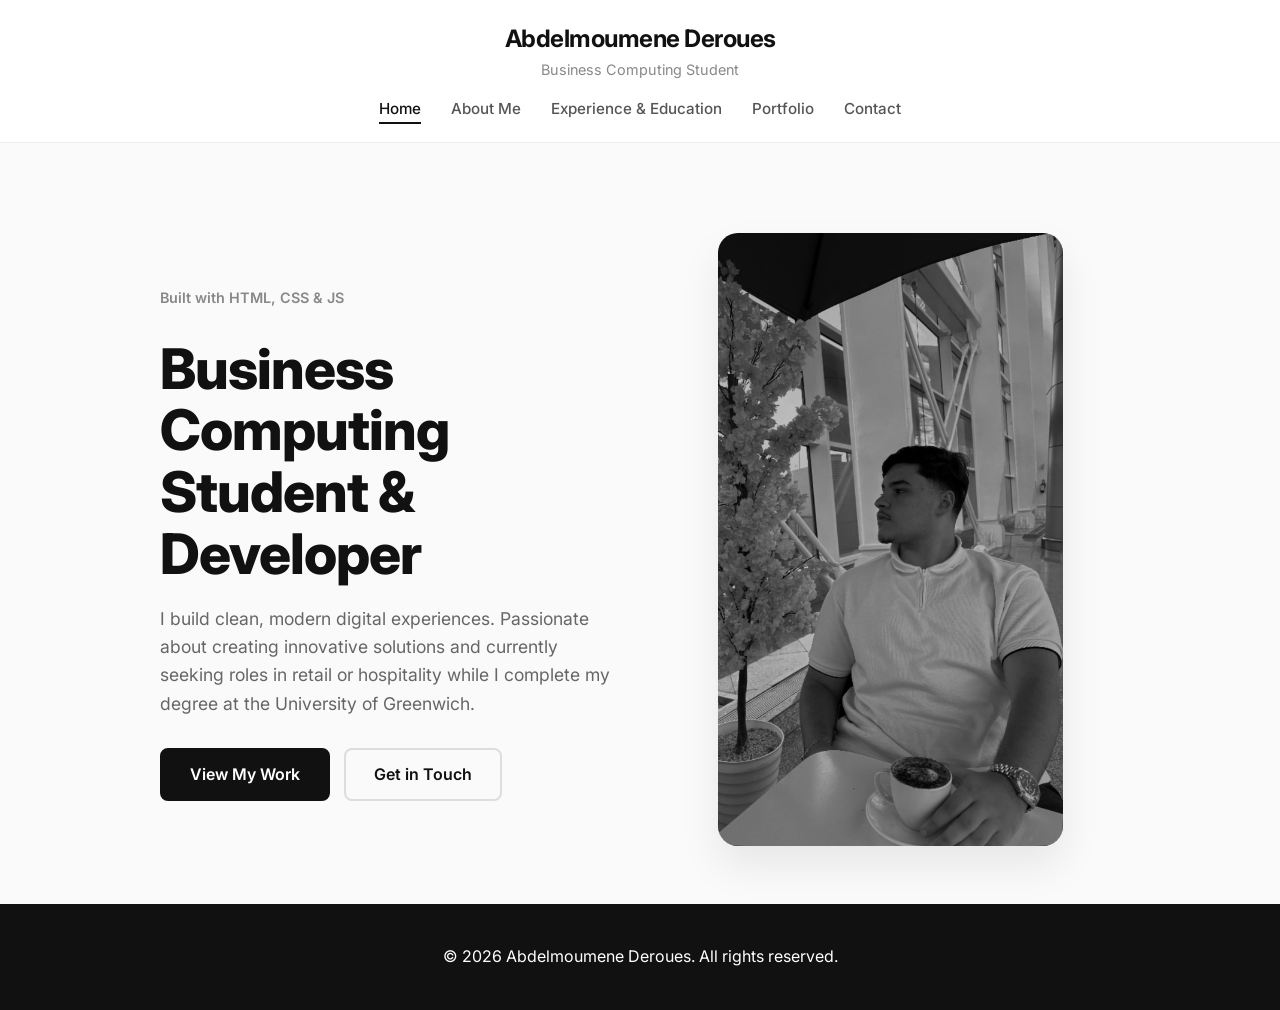
<file: index.html>
<!DOCTYPE html>
<html lang="en">
<head>
    <meta charset="UTF-8">
    <meta name="viewport" content="width=device-width, initial-scale=1.0">
    <title>Abdelmoumene Deroues | Portfolio</title>
    
    <link rel="stylesheet" href="css/style.css">
    
    <script src="js/script.js" defer></script>
</head>
<body>

    <header>
        <h1>Abdelmoumene Deroues</h1>
        <p>Business Computing Student</p>
        <nav>
            <ul>
                <li><a href="index.html" class="active">Home</a></li>
                <li><a href="about.html" >About Me</a></li>
                <li><a href="experience.html">Experience & Education</a></li>
                <li><a href="portfolio.html">Portfolio</a></li>
                <li><a href="contact.html">Contact</a></li>
            </ul>
        </nav>
    </header>

    <main>
        <section class="hero">
            <div class="hero-text">
                <p style="font-size: 0.9em; font-weight: 600; color: #888;"> Built with HTML, CSS & JS</p>
                <h2>Business Computing Student & Developer</h2>
                <p>I build clean, modern digital experiences. Passionate about creating innovative solutions and currently seeking roles in retail or hospitality while I complete my degree at the University of Greenwich.</p>
                
                <a href="portfolio.html" class="btn-primary">View My Work</a>
                <a href="contact.html" class="btn-secondary">Get in Touch</a>
            </div>
            
            <div class="hero-image">
                <img src="images/profile.jpg.jpeg" alt="Photo of Abdelmoumene">
            </div>
        </section>
    </main>
    <footer>
        <p>&copy; 2026 Abdelmoumene Deroues. All rights reserved.</p>
    </footer>

</body>
</html>
</file>
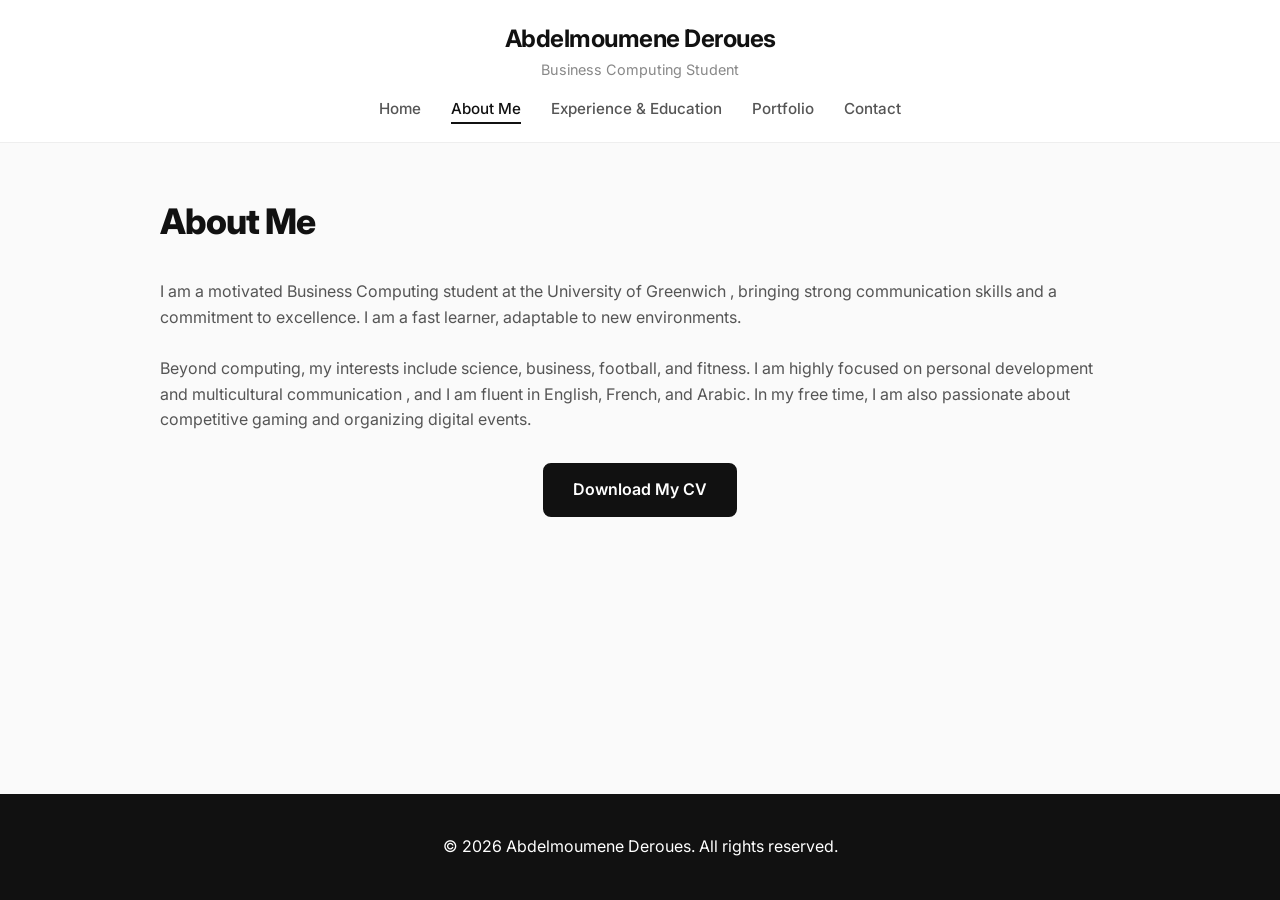
<file: about.html>
<!DOCTYPE html>
<html lang="en">
<head>
    <meta charset="UTF-8">
    <meta name="viewport" content="width=device-width, initial-scale=1.0">
    <title>Abdelmoumene Deroues | Portfolio</title>
    
    <link rel="stylesheet" href="css/style.css">
    
    <script src="js/script.js" defer></script>
</head>
<body>

    <header>
        <h1>Abdelmoumene Deroues</h1>
        <p>Business Computing Student</p>
        <nav>
            <ul>
                <li><a href="index.html">Home</a></li>
                <li><a href="about.html" class="active">About Me</a></li>
                <li><a href="experience.html">Experience & Education</a></li>
                <li><a href="portfolio.html">Portfolio</a></li>
                <li><a href="contact.html">Contact</a></li>
            </ul>
        </nav>
    </header>

    <main>
        <section>
            <h2>About Me</h2>
            <p>I am a motivated Business Computing student at the University of Greenwich , bringing strong communication skills and a commitment to excellence. I am a fast learner, adaptable to new environments.</p>
            <br>
            <p>Beyond computing, my interests include science, business, football, and fitness. I am highly focused on personal development and multicultural communication , and I am fluent in English, French, and Arabic. In my free time, I am also passionate about competitive gaming and organizing digital events.</p>
            <div style="margin-top: 30px; text-align: center;">
                <a href="cv.pdf" target="_blank" class="btn-primary">Download My CV</a>
            </div>
        </section>
    </main>

    <footer>
        <p>&copy; 2026 Abdelmoumene Deroues. All rights reserved.</p>
    </footer>

</body>
</html>
</file>
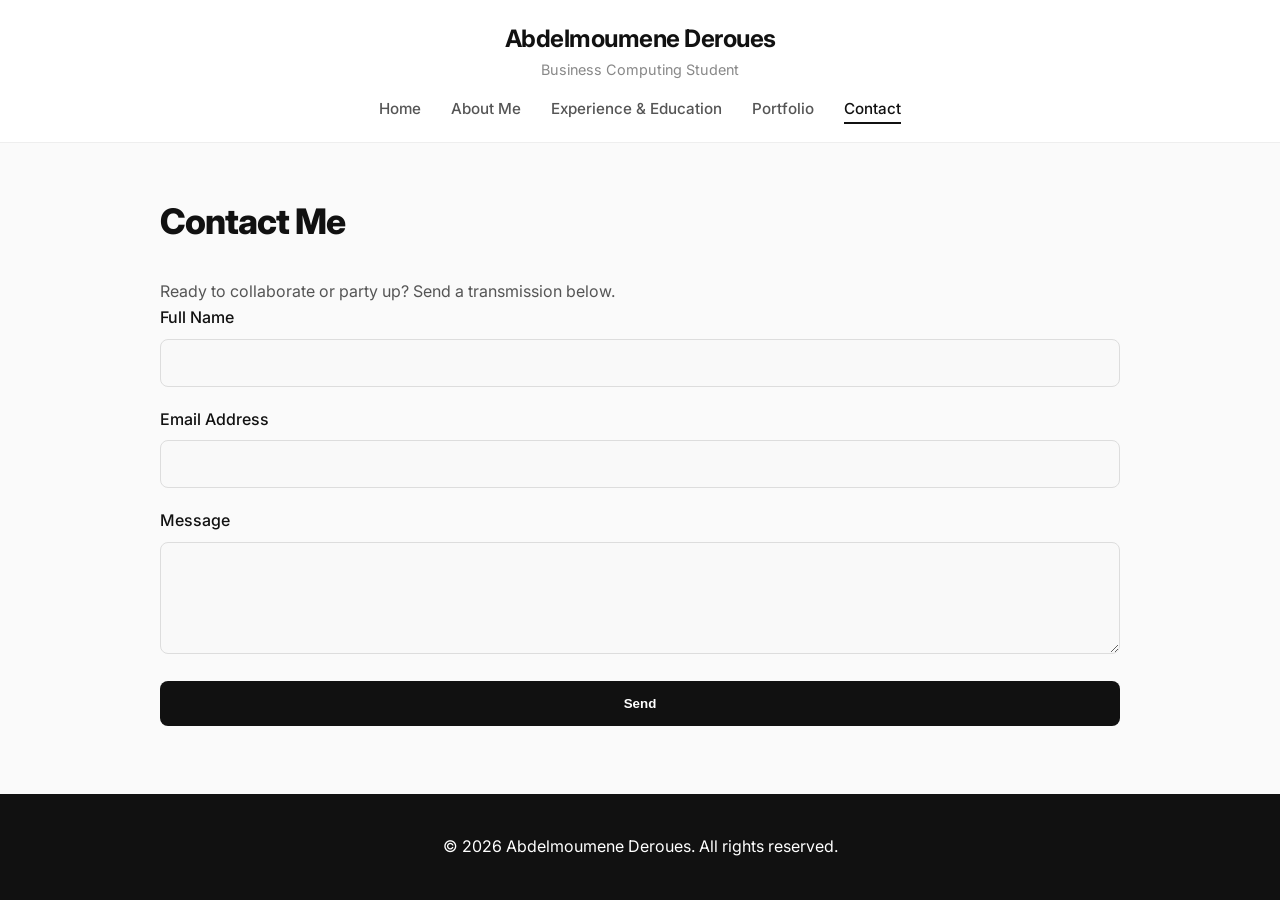
<file: contact.html>
<!DOCTYPE html>
<html lang="en">
<head>
    <meta charset="UTF-8">
    <meta name="viewport" content="width=device-width, initial-scale=1.0">
    <title>Abdelmoumene Deroues | Portfolio</title>
    
    <link rel="stylesheet" href="css/style.css">
    
    <script src="js/script.js" defer></script>
</head>
<body>

    <header>
        <h1>Abdelmoumene Deroues</h1>
        <p>Business Computing Student</p>
        <nav>
            <ul>
                <li><a href="index.html">Home</a></li>
                <li><a href="about.html">About Me</a></li>
                <li><a href="experience.html">Experience & Education</a></li>
                <li><a href="portfolio.html">Portfolio</a></li>
                <li><a href="contact.html" class="active">Contact</a></li>
            </ul>
        </nav>
    </header>

    <main>
        <section>
            <h2> Contact Me </h2>
            <p>Ready to collaborate or party up? Send a transmission below.</p>
            
            <form id="contactForm" class="contact-form" action="https://formspree.io/f/xnjlpvkw" method="POST">
                
                <div class="form-group">
                    <label for="name">Full Name</label>
                    <input type="text" id="name" name="name" required>
                </div>
                
                <div class="form-group">
                    <label for="email">Email Address</label>
                    <input type="email" id="email" name="email" required>
                </div>
                
                <div class="form-group">
                    <label for="message">Message</label>
                    <textarea id="message" name="message" rows="5" required></textarea>
                </div>
                
                <button type="submit" class="submit-btn">Send </button>
            </form>
            
            <div id="formStatus" class="form-status"></div>
        </section>
    </main>
    <footer>
        <p>&copy; 2026 Abdelmoumene Deroues. All rights reserved.</p>
    </footer>

</body>
</html>
</file>
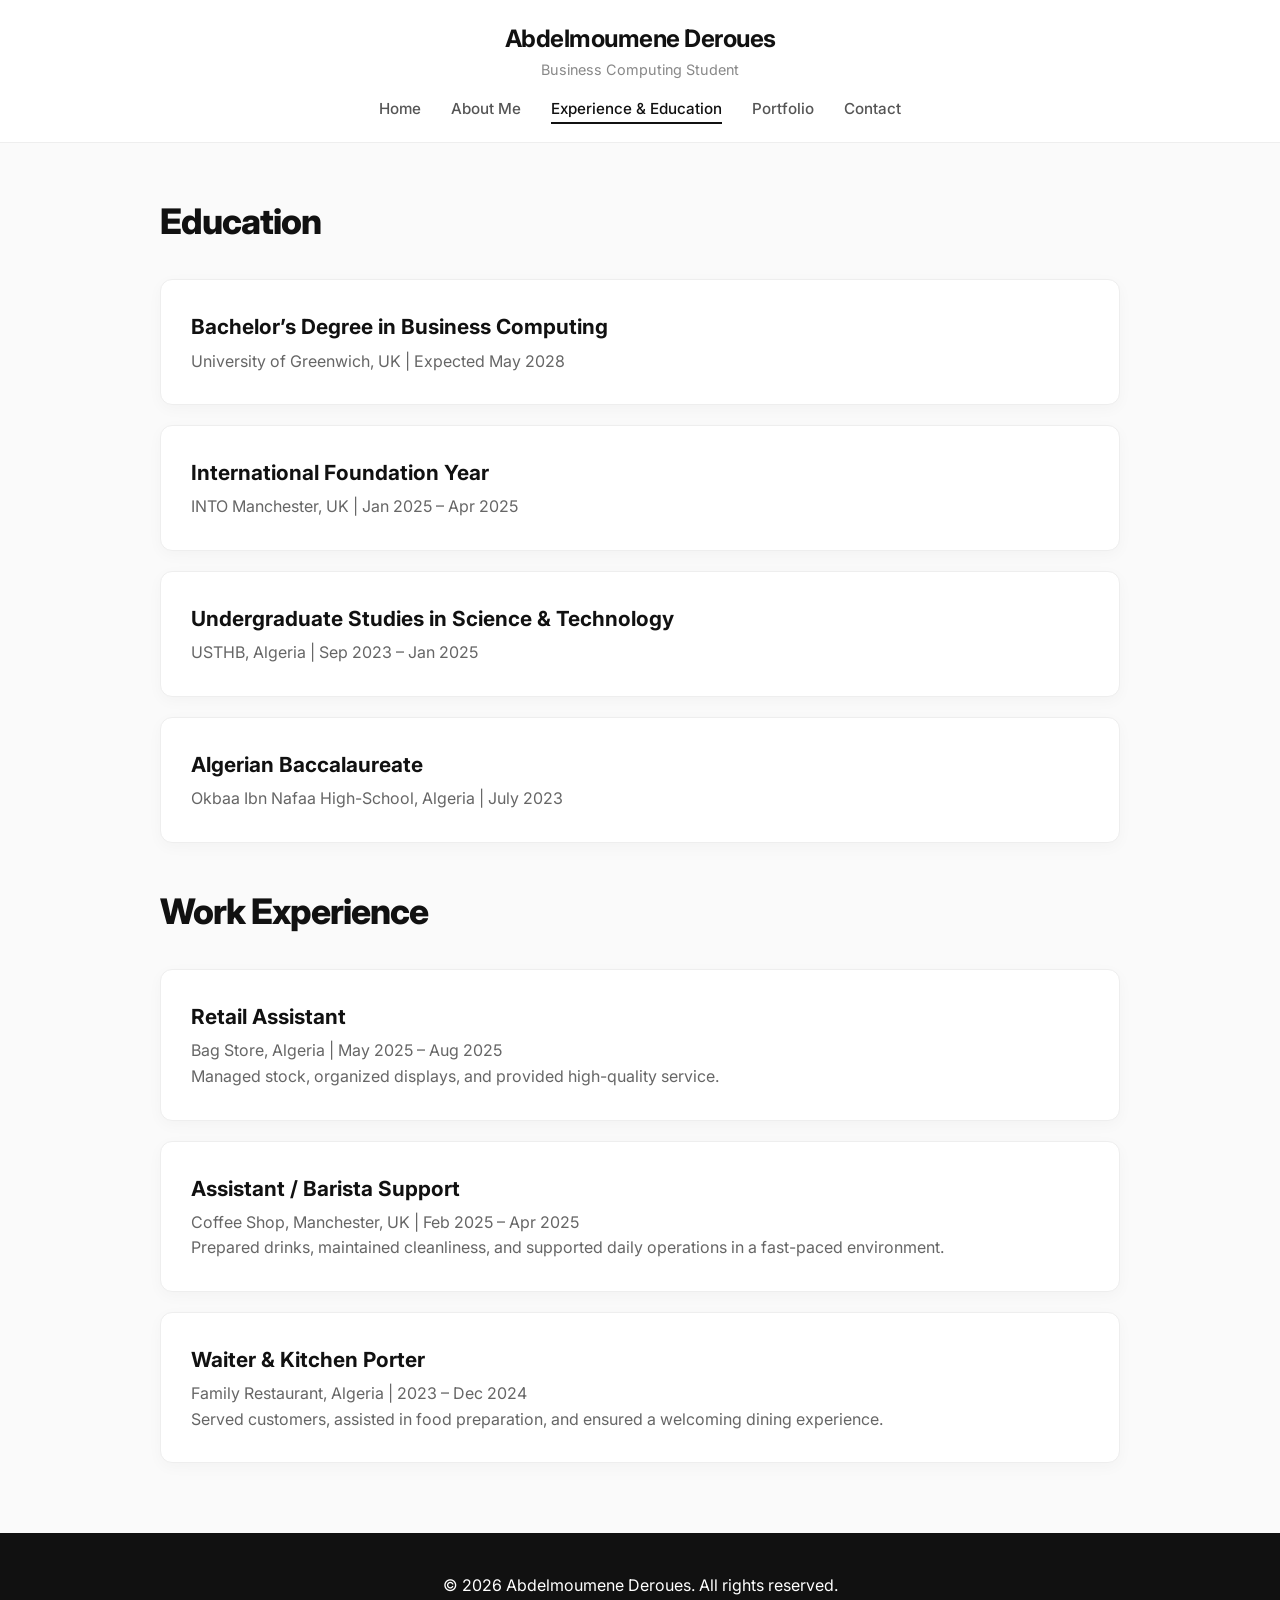
<file: experience.html>
<!DOCTYPE html>
<html lang="en">
<head>
    <meta charset="UTF-8">
    <meta name="viewport" content="width=device-width, initial-scale=1.0">
    <title>Abdelmoumene Deroues | Portfolio</title>
    
    <link rel="stylesheet" href="css/style.css">
    
    <script src="js/script.js" defer></script>
</head>
<body>

    <header>
        <h1>Abdelmoumene Deroues</h1>
        <p>Business Computing Student</p>
        <nav>
            <ul>
                <li><a href="index.html">Home</a></li>
                <li><a href="about.html">About Me</a></li>
                <li><a href="experience.html" class="active">Experience & Education</a></li>
                <li><a href="portfolio.html">Portfolio</a></li>
                <li><a href="contact.html">Contact</a></li>
            </ul>
        </nav>
    </header>

    <main>
        <section>
            <h2>Education</h2>
            <div class="card">
                <h3>Bachelor’s Degree in Business Computing</h3>
                <p>University of Greenwich, UK | Expected May 2028 </p>
            </div>
            <div class="card">
                <h3>International Foundation Year</h3>
                <p>INTO Manchester, UK | Jan 2025 – Apr 2025 </p>
            </div>
            <div class="card">
                <h3>Undergraduate Studies in Science & Technology</h3>
                <p>USTHB, Algeria | Sep 2023 – Jan 2025 </p>
            </div>
            <div class="card">
            <h3>Algerian Baccalaureate</h3>
            <p> Okbaa Ibn Nafaa High-School, Algeria | July 2023</p>
            </div>
        </section>

        <section style="margin-top: 40px;">
            <h2>Work Experience</h2>
            <div class="card">
                <h3>Retail Assistant</h3>
                <p>Bag Store, Algeria | May 2025 – Aug 2025 </p>
                <p>Managed stock, organized displays, and provided high-quality service.</p>
            </div>
            <div class="card">
                <h3>Assistant / Barista Support</h3>
                <p>Coffee Shop, Manchester, UK | Feb 2025 – Apr 2025 </p>
                <p>Prepared drinks, maintained cleanliness, and supported daily operations in a fast-paced environment.</p>
            </div>
            <div class="card">
                <h3>Waiter & Kitchen Porter</h3>
                <p>Family Restaurant, Algeria | 2023 – Dec 2024 </p>
                <p>Served customers, assisted in food preparation, and ensured a welcoming dining experience.</p>
            </div>
        </section>
    </main>

    <footer>
        <p>&copy; 2026 Abdelmoumene Deroues. All rights reserved.</p>
    </footer>

</body>
</html>
</file>
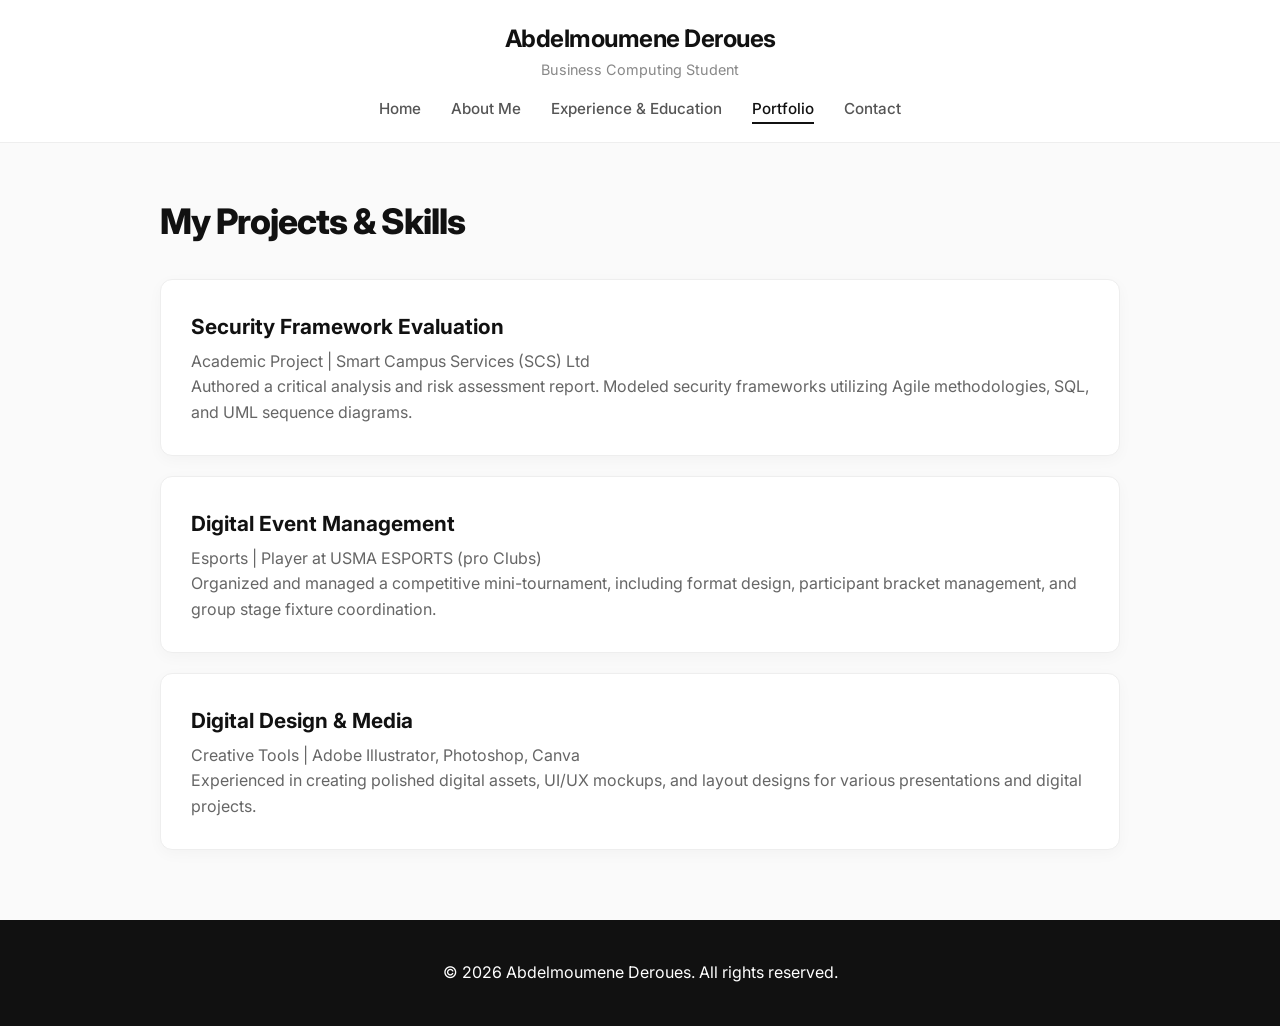
<file: portfolio.html>
<!DOCTYPE html>
<html lang="en">
<head>
    <meta charset="UTF-8">
    <meta name="viewport" content="width=device-width, initial-scale=1.0">
    <title>Abdelmoumene Deroues | Portfolio</title>
    
    <link rel="stylesheet" href="css/style.css">
    
    <script src="js/script.js" defer></script>
</head>
<body>

    <header>
        <h1>Abdelmoumene Deroues</h1>
        <p>Business Computing Student</p>
        <nav>
            <ul>
                <li><a href="index.html">Home</a></li>
                <li><a href="about.html">About Me</a></li>
                <li><a href="experience.html">Experience & Education</a></li>
                <li><a href="portfolio.html" class="active">Portfolio</a></li>
                <li><a href="contact.html">Contact</a></li>
            </ul>
        </nav>
    </header>

   <main>
        <section>
            <h2>My Projects & Skills</h2>
            
            <div class="card">
                <h3>Security Framework Evaluation</h3>
                <p>Academic Project | Smart Campus Services (SCS) Ltd</p>
                <p>Authored a critical analysis and risk assessment report. Modeled security frameworks utilizing Agile methodologies, SQL, and UML sequence diagrams.</p>
            </div>

            <div class="card">
                <h3>Digital Event Management</h3>
                <p>Esports | Player at USMA ESPORTS (pro Clubs)</p>
                <p>Organized and managed a competitive mini-tournament, including format design, participant bracket management, and group stage fixture coordination.</p>
            </div>

            <div class="card">
                <h3>Digital Design & Media</h3>
                <p>Creative Tools | Adobe Illustrator, Photoshop, Canva</p>
                <p>Experienced in creating polished digital assets, UI/UX mockups, and layout designs for various presentations and digital projects.</p>
            </div>
        </section>
    </main>

    <footer>
        <p>&copy; 2026 Abdelmoumene Deroues. All rights reserved.</p>
    </footer>

</body>
</html>
</file>
<file: css/style.css>
@import url('https://fonts.googleapis.com/css2?family=Inter:wght@300;400;500;600;700;800&display=swap');
* {
    margin: 0;
    padding: 0;
    box-sizing: border-box;
}

body {
    font-family: 'Inter', -apple-system, BlinkMacSystemFont, sans-serif;
    line-height: 1.6;
    color: #555555; 
    background-color:#fafafa;
    display:flex;
    flex-direction: column;
    min-height: 100vh;
}

header {
    background-color: #ffffff;
    border-bottom: 1px solid #eeeeee;
    padding: 20px 5%;
    display: flex;
    flex-direction: column;
    align-items: center;
}

header h1 {
    color: #111111;
    font-size: 1.5em;
    font-weight: 700;
    letter-spacing: -0.5px;
}

header p {
    color: #888888;
    font-size: 0.9em;
    margin-bottom: 15px;
}

nav ul {
    list-style-type: none;
    display: flex;
    gap: 30px;
}

nav a {
    color: #555555;
    text-decoration: none;
    font-weight: 500;
    font-size: 0.95em;
    transition: color 0.2s ease;
}

nav a:hover {
    color: #111111;
}
    nav a.active {
    color: #111111;
    border-bottom: 2px solid #111111;
    padding-bottom: 4px; 

}

main {
    max-width: 1000px;
    margin: 50px auto;
    padding: 0 20px;
    flex: 1;
    width: 100%;
}

section h2 {
    color: #111111;
    font-size: 2.2em;
    font-weight: 800;
    margin-bottom: 30px;
    letter-spacing: -1px;
}

.hero {
    display: flex;
    align-items: center;
    justify-content: space-between;
    gap: 40px;
    margin-top: 40px;
}

.hero-text {
    flex: 1;
}

.hero-text h2 {
    font-size: 3.5em;
    line-height: 1.1;
    margin-bottom: 20px;
}

.hero-text p {
    font-size: 1.1em;
    margin-bottom: 30px;
    color: #666666;
}

.hero-image {
    flex: 1;
    text-align: center; 
}

.hero-image img {
    max-width: 75%; 
    border-radius: 20px;
    box-shadow: 0 20px 40px rgba(0,0,0,0.08);
    
    /* This creates the smooth 'transaction' / transition */
    transition: transform 0.5s cubic-bezier(0.25, 1, 0.5, 1), box-shadow 0.5s ease; 
}


.hero-image img:hover {
    transform: translateY(-10px) scale(1.03); 
    box-shadow: 0 30px 60px rgba(0,0,0,0.15); /
}


.btn-primary, .btn-secondary {
    display: inline-block;
    padding: 12px 28px;
    border-radius: 8px;
    font-weight: 600;
    text-decoration: none;
    transition: all 0.2s ease;
}

.btn-primary {
    background-color: #111111;
    color: #ffffff;
    border: 2px solid #111111;
}

.btn-primary:hover {
    background-color: #333333;
    border-color: #333333;
}

.btn-secondary {
    background-color: transparent;
    color: #111111;
    border: 2px solid #dddddd;
    margin-left: 10px;
}

.btn-secondary:hover {
    border-color: #111111;
}


.card {
    background-color: #ffffff;
    border: 1px solid #eeeeee;
    padding: 30px;
    margin-bottom: 20px;
    border-radius: 12px;
    box-shadow: 0 4px 15px rgba(0,0,0,0.03); /* Very subtle, clean shadow */
    transition: transform 0.2s ease, box-shadow 0.2s ease;
}

.card:hover {
    transform: translateY(-3px);
    box-shadow: 0 8px 25px rgba(0,0,0,0.06);
}

.card h3 {
    color: #111111;
    font-size: 1.3em;
    margin-bottom: 5px;
}

.card p {
    color: #666666;
}


.form-group { margin-bottom: 20px; }
.form-group label { display: block; margin-bottom: 8px; font-weight: 500; color: #111; }
.form-group input, .form-group textarea {
    width: 100%; padding: 15px; background-color: #f9f9f9;
    border: 1px solid #dddddd; border-radius: 8px; font-family: inherit;
}
.form-group input:focus, .form-group textarea:focus {
    outline: none; border-color: #111111;
}
.submit-btn {
    background-color: #111111; color: #ffffff; border: none;
    padding: 15px 30px; border-radius: 8px; font-weight: 600; cursor: pointer; width: 100%;
}
.form-status { margin-top: 15px; color: #111; font-weight: bold; display: none; }


footer {
    background-color: #111111;
    color: #ffffff;
    text-align: center;
    padding: 40px 20px;
    margin-top: auto;
}

@media (max-width: 768px) {
    /* Fix the navigation for small screens */
    nav ul { 
        flex-wrap: wrap; 
        justify-content: center; 
        gap: 12px; 
        margin-top: 10px;
    }
    nav a {
        font-size: 0.85em; /* Slightly smaller text for mobile */
    }
    
    /* Fix the hero layout for small screens */
    .hero { 
        flex-direction: column; 
        text-align: center; 
    }
    .hero-image { 
        text-align: center; 
        margin-top: 20px; 
    }
    .btn-secondary { 
        margin-left: 0; 
        margin-top: 10px; 
    }
}
</file>
